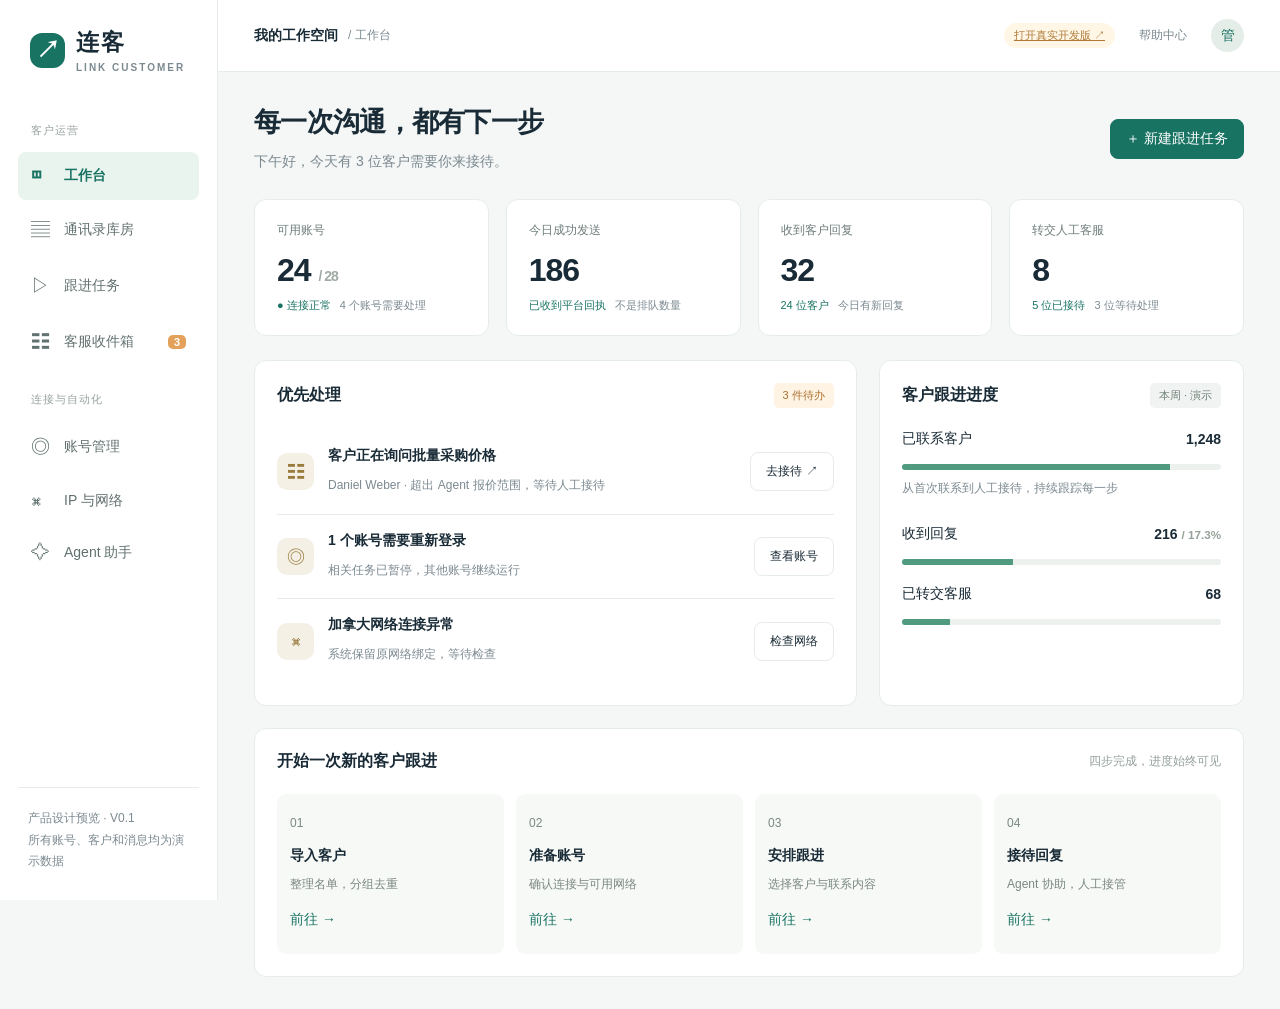
<file: ui-preview/index.html>
<!DOCTYPE html><html lang="zh-CN"><meta charset="utf-8"><meta name="viewport" content="width=device-width, initial-scale=1"><title>连客 · 客户沟通工作台</title><style>
:root{--ink:#192b36;--muted:#7b8990;--line:#e6eceb;--green:#197363;--bg:#f5f7f6;--soft:#eaf4ef}*{box-sizing:border-box}body{margin:0;font:14px -apple-system,BlinkMacSystemFont,'Segoe UI','Microsoft Yahei',sans-serif;color:var(--ink);background:var(--bg)}button,input,select,textarea{font:inherit}button{cursor:pointer;border:1px solid var(--line);background:white;color:var(--ink);border-radius:8px;padding:10px 15px}button:hover{border-color:var(--green);background:#f1f8f4}button.primary{background:var(--green);color:white;border-color:var(--green)}button.link{padding:5px 0;border:0;background:transparent;color:var(--green)}aside{position:fixed;width:218px;inset:0 auto 0 0;background:#fff;border-right:1px solid var(--line);display:flex;flex-direction:column;padding:27px 18px}.brand{display:flex;align-items:center;gap:11px;padding:0 12px 30px;font-size:23px;font-weight:750;letter-spacing:2px}.logo{background:var(--green);color:white;border-radius:12px;width:35px;height:35px;display:grid;place-items:center;font-size:24px;letter-spacing:0}.brand small{display:block;font-size:10px;color:var(--muted);letter-spacing:2px;margin-top:4px}.section{font-size:11px;color:#98a39f;padding:20px 13px 10px;letter-spacing:1px}nav button{display:flex;width:100%;gap:12px;align-items:center;border:0;margin:4px 0;padding:13px;text-align:left;color:#61716f}nav button.active{background:var(--soft);color:var(--green);font-weight:650}nav i{font-style:normal;width:21px;font-size:19px}nav b{margin-left:auto;font-size:11px;border-radius:5px;background:#e4a15a;color:white;padding:1px 6px}.aside-bottom{margin-top:auto;border-top:1px solid var(--line);padding:20px 10px 0;color:var(--muted);font-size:12px;line-height:1.8}.workspace{margin-left:218px}header{height:72px;background:#fff;border-bottom:1px solid var(--line);display:flex;align-items:center;justify-content:space-between;padding:0 36px}header span{font-size:12px;color:var(--muted)}.header-right{display:flex;gap:24px;align-items:center}.avatar{width:33px;height:33px;border-radius:50%;background:#e5ede8;display:grid;place-items:center;color:var(--green)}main{padding:32px 36px;max-width:1600px;margin:auto}.title-row{display:flex;justify-content:space-between;align-items:center;margin-bottom:25px;gap:15px}h1{font-size:27px;letter-spacing:-.7px;margin:0 0 9px}p{color:var(--muted);margin:0;line-height:1.8}h2{font-size:16px;margin:0}h3{font-size:14px;margin:0 0 10px}.row{display:flex;align-items:center;gap:10px}.spread{justify-content:space-between}.tag{font-size:11px;padding:5px 9px;border-radius:5px;background:#f0f3f2;color:#718078;white-space:nowrap}.green{color:#247760;background:#eaf5ee}.orange{color:#aa702e;background:#fff3e4}.red{color:#b15b54;background:#fbeeea}.notice{padding:13px 16px;background:#fcf6e9;border:1px solid #f1e6cb;border-radius:9px;color:#94753d;font-size:12px;margin-bottom:24px}.stats{display:grid;grid-template-columns:repeat(4,1fr);gap:17px;margin-bottom:24px}.card{background:white;border:1px solid var(--line);border-radius:12px;padding:22px}.stat-label{color:#6e7d7b;font-size:12px}.stat-number{font-size:32px;font-weight:650;letter-spacing:-1px;margin:13px 0 9px}.stat-foot{font-size:11px;color:var(--muted)}.stat-foot em{font-style:normal;color:var(--green);margin-right:6px}.grid{display:grid;grid-template-columns:1.65fr 1fr;gap:22px}.card-head{display:flex;justify-content:space-between;align-items:center;margin-bottom:22px}.task{display:flex;gap:14px;padding:17px 0;border-bottom:1px solid var(--line);align-items:center}.task:last-child{border:0}.task-icon{width:37px;height:37px;border-radius:10px;background:#f4f0e6;color:#9a7b3c;display:grid;place-items:center;font-size:18px}.task p{font-size:12px;margin-top:5px}.task button{margin-left:auto;white-space:nowrap;font-size:12px}.steps{display:grid;grid-template-columns:repeat(4,1fr);gap:12px}.step{padding:20px 13px;background:#f7f9f7;border-radius:9px;position:relative}.step strong{display:block;font-size:24px;margin:14px 0 8px}.step span{font-size:12px;color:#7a8881}.progress{height:6px;background:#edf1ee;border-radius:6px;overflow:hidden;margin:16px 0 8px}.progress div{height:100%;background:#509b80}.bottom{margin-top:22px}.toolbar{display:flex;gap:10px;align-items:center;margin-bottom:18px;flex-wrap:wrap}.search,input,select,textarea{border:1px solid #dde5e1;border-radius:7px;padding:10px 12px;background:white;color:var(--ink);outline:none}input:focus,textarea:focus{border-color:var(--green)}.search{min-width:260px}.tabs{display:flex;gap:24px;border-bottom:1px solid var(--line);margin-bottom:20px}.tabs button{border:0;border-radius:0;padding:12px 0;color:var(--muted);background:none}.tabs button.active{color:var(--green);border-bottom:2px solid var(--green)}.table-wrap{overflow:auto}table{border-collapse:collapse;width:100%;white-space:nowrap;text-align:left;font-size:12px}th{color:#88948e;font-weight:500;background:#f8faf9;padding:14px 12px}td{padding:17px 12px;border-bottom:1px solid var(--line)}td small{display:block;color:#92a099;font-size:11px;margin-top:6px}.person{display:flex;align-items:center;gap:10px}.person .avatar{border-radius:9px}.table-foot{display:flex;justify-content:space-between;align-items:center;margin-top:18px;color:var(--muted);font-size:12px}.empty{padding:60px;text-align:center;color:var(--muted)}.inbox{display:grid;grid-template-columns:270px minmax(300px,1fr) 250px;height:620px;background:white;border:1px solid var(--line);border-radius:12px;overflow:hidden}.conversations{border-right:1px solid var(--line);overflow:auto}.conv-head{padding:18px;border-bottom:1px solid var(--line)}.conversation{padding:19px;cursor:pointer;border-bottom:1px solid #f0f3f1}.conversation.active{background:#edf5ef;border-left:3px solid var(--green)}.conversation p{font-size:12px;white-space:nowrap;overflow:hidden;text-overflow:ellipsis;margin-top:8px}.conversation small{color:#9ba59f;font-size:10px}.chat{display:flex;flex-direction:column;min-height:0;background:#fafbf9}.chat-head{padding:18px 22px;border-bottom:1px solid var(--line);background:white}.messages{flex:1;min-height:0;overflow:auto;padding:25px}.bubble{max-width:83%;background:white;border:1px solid var(--line);padding:13px 16px;border-radius:12px 12px 12px 0;margin-bottom:18px;line-height:1.7;font-size:13px}.bubble.me{background:#e6f0e7;margin-left:auto;border-color:#dbe8dc;border-radius:12px 12px 0 12px}.bubble small{display:block;color:#8e9c93;font-size:10px;margin-top:6px}.compose{border-top:1px solid var(--line);background:white;padding:15px}.compose textarea{width:100%;height:75px;resize:none;border:0;padding:5px}.customer-info{padding:23px;border-left:1px solid var(--line);overflow:auto}.detail{margin:20px 0;font-size:12px;color:#8d9992}.detail strong{display:block;color:#3d5046;margin-top:7px;font-weight:500}.agent-box{background:#f1f6f1;padding:14px;border-radius:9px;font-size:12px;line-height:1.8}.switch{color:var(--green);font-size:12px}.modal-bg{position:fixed;inset:0;background:#132b235e;display:grid;place-items:center;z-index:10;backdrop-filter:blur(3px)}.modal{background:white;border-radius:16px;width:min(560px,92vw);max-height:85vh;overflow:auto;padding:28px;box-shadow:0 30px 100px #14251f35}.modal h2{font-size:20px}.modal p{font-size:12px;margin:10px 0 20px}.modal label{display:block;margin-top:17px;font-size:12px;color:#53685d}.modal input,.modal select,.modal textarea{width:100%;margin-top:8px}.modal-footer{display:flex;gap:10px;justify-content:flex-end;margin-top:25px}.upload{border:1px dashed #9db6a7;padding:25px;background:#f7faf7;border-radius:9px;text-align:center;color:#678575}.toast{position:fixed;bottom:30px;left:50%;transform:translateX(-50%);background:#244d3e;color:white;padding:13px 23px;border-radius:9px;z-index:30;box-shadow:0 5px 25px #16392e33}.pill{font-size:11px;color:#b17a39;background:#fff6e6;padding:5px 10px;border-radius:20px}.mobile-menu{display:none}.agent-grid{display:grid;grid-template-columns:1.2fr 1fr;gap:22px}.setting{padding:18px 0;border-bottom:1px solid var(--line)}.setting p{font-size:12px;margin-top:6px}a{color:var(--green)}
@media(min-width:1600px){main{padding-top:40px}}@media(max-width:1150px){aside{width:185px;padding:22px 12px}.workspace{margin-left:185px}main{padding:25px 22px}.inbox{grid-template-columns:230px 1fr}.customer-info{display:none}.grid{grid-template-columns:1fr}.stats{gap:10px}.card{padding:18px}}@media(max-width:700px){aside{display:none;width:218px;z-index:5;box-shadow:10px 0 40px #18382c22}body.menu aside{display:flex}.workspace{margin-left:0}header{padding:0 18px;height:60px}.mobile-menu{display:block}main{padding:22px 15px}.stats{grid-template-columns:repeat(2,1fr)}.title-row{align-items:flex-start}h1{font-size:23px}.title-row p{font-size:12px}.header-right span{display:none}.steps{grid-template-columns:repeat(2,1fr)}.inbox{grid-template-columns:1fr;height:650px}.conversations{display:none}.agent-grid{grid-template-columns:1fr}.search{min-width:0;width:100%}.title-row button{white-space:nowrap;font-size:12px}.tabs{gap:18px}.stat-number{font-size:28px}.task{flex-wrap:wrap}}
</style><body><aside><div class="brand"><div class="logo">↗</div><div>连客<small>LINK CUSTOMER</small></div></div><nav id="nav"></nav><div class="aside-bottom">产品设计预览 · V0.1<br>所有账号、客户和消息均为演示数据</div></aside><div class="workspace"><header><div class="row"><button class="mobile-menu" onclick="document.body.classList.toggle('menu')">☰</button><strong>我的工作空间</strong><span> / <span id="crumb">工作台</span></span></div><div class="header-right"><a class="pill" href="https://104.168.91.152:8444/">打开真实开发版 ↗</a><span>帮助中心</span><div class="avatar">管</div></div></header><main id="main"></main></div><div id="overlay"></div><script>
const routes=[['home','◫','工作台'],['contacts','▤','通讯录库房'],['tasks','▷','跟进任务'],['inbox','☷','客服收件箱'],['accounts','◎','账号管理'],['network','⌘','IP 与网络'],['agent','✧','Agent 助手']];let page='home',filter='全部',query='',selectedChat=0,human=false;const customers=[['Sofia Miller','Miller Home · 美国','家居采购','等待回复','Alice · 美国','昨天 16:24'],['Daniel Weber','Nord Living · 德国','欧洲经销商','需要人工','Emma · 德国','今天 09:42'],['Amelia Brown','Oak & Co. · 英国','家居采购','Agent 接待中','Oliver · 英国','今天 09:38'],['Lucas Martin','Maison Studio · 法国','欧洲经销商','未联系','未分配','—'],['Olivia Wilson','Urban Nest · 加拿大','家居采购','已转交客服','Alice · 美国','今天 08:56'],['James Taylor','Taylor Interiors · 美国','家居采购','不再联系','Alice · 美国','11 月 12 日']];const accounts=[['Alice · 美国','+1 ••• ••• 2186','可用','美国 · 芝加哥 01','18','刚刚'],['Emma · 德国','+49 ••• ••• 6371','可用','德国 · 法兰克福 01','12','刚刚'],['Oliver · 英国','+44 ••• ••• 9052','可用','英国 · 伦敦 02','9','12 秒前'],['Mia · 加拿大','+1 ••• ••• 4208','等待恢复','加拿大 · 多伦多 01','0','5 分钟前'],['Noah · 美国','+1 ••• ••• 7264','需要重新登录','美国 · 芝加哥 02','0','1 小时前']];let campaignPaused=false,networkChecked=false;const esc=s=>String(s).replace(/[&<>"']/g,c=>({'&':'&amp;','<':'&lt;','>':'&gt;','"':'&quot;',"'":'&#39;'}[c]));function badge(s){return `<span class="tag ${/可用|已转交|接待中|运行|正常/.test(s)?'green':/人工|恢复|等待|暂停/.test(s)?'orange':/登录|不再/.test(s)?'red':''}">${s}</span>`}function toast(t){document.querySelector('.toast')?.remove();let d=document.createElement('div');d.className='toast';d.textContent=t;document.body.append(d);setTimeout(()=>d.remove(),3500)}function go(p){page=p;filter='全部';query='';location.hash=p;render();document.body.classList.remove('menu')}function title(t,p,b=''){return `<div class="title-row"><div><h1>${t}</h1><p>${p}</p></div>${b}</div>`}function render(){document.getElementById('nav').innerHTML=routes.map((r,i)=>(i===0?'<div class="section">客户运营</div>':i===4?'<div class="section">连接与自动化</div>':'')+`<button class="${page===r[0]?'active':''}" onclick="go('${r[0]}')"><i>${r[1]}</i>${r[2]}${r[0]==='inbox'?'<b>3</b>':''}</button>`).join('');document.getElementById('crumb').textContent=routes.find(r=>r[0]===page)?.[2]||'工作台';document.getElementById('main').innerHTML=views[page]();}function stat(label,n,foot){return `<div class="card"><div class="stat-label">${label}</div><div class="stat-number">${n}</div><div class="stat-foot">${foot}</div></div>`}function table(headers,rows){return `<div class="table-wrap"><table><thead><tr>${headers.map(x=>`<th>${x}</th>`).join('')}</tr></thead><tbody>${rows.join('')||'<tr><td colspan="8" class="empty">没有符合条件的记录，请调整搜索条件。</td></tr>'}</tbody></table></div><div class="table-foot"><span>展示 ${rows.length} 条演示记录</span><span>第 1 页　<button onclick="toast('当前已展示全部演示记录')">‹</button>　<button onclick="toast('当前已展示全部演示记录')">›</button></span></div>`}function tabs(items){return `<div class="tabs">${items.map(i=>`<button class="${filter===i?'active':''}" onclick="filter='${i}';render()">${i}</button>`).join('')}</div>`}
const views={home:()=>title('每一次沟通，都有下一步','下午好，今天有 3 位客户需要你来接待。',`<button class="primary" onclick="modal('task')">＋ 新建跟进任务</button>`)+`<div class="stats">${stat('可用账号','24 <span style="font-size:14px;color:#a0aaa4">/ 28</span>','<em>● 连接正常</em> 4 个账号需要处理')}${stat('今日成功发送','186','<em>已收到平台回执</em> 不是排队数量')}${stat('收到客户回复','32','<em>24 位客户</em> 今日有新回复')}${stat('转交人工客服','8','<em>5 位已接待</em> 3 位等待处理')}</div><div class="grid"><div class="card"><div class="card-head"><h2>优先处理</h2><span class="tag orange">3 件待办</span></div><div class="task"><div class="task-icon">☷</div><div><h3>客户正在询问批量采购价格</h3><p>Daniel Weber · 超出 Agent 报价范围，等待人工接待</p></div><button onclick="go('inbox')">去接待 ↗</button></div><div class="task"><div class="task-icon">◎</div><div><h3>1 个账号需要重新登录</h3><p>相关任务已暂停，其他账号继续运行</p></div><button onclick="go('accounts')">查看账号</button></div><div class="task"><div class="task-icon">⌘</div><div><h3>加拿大网络连接异常</h3><p>系统保留原网络绑定，等待检查</p></div><button onclick="go('network')">检查网络</button></div></div><div class="card"><div class="card-head"><h2>客户跟进进度</h2><span class="tag">本周 · 演示</span></div><div class="row spread"><span>已联系客户</span><strong>1,248</strong></div><div class="progress"><div style="width:84%"></div></div><p style="font-size:12px">从首次联系到人工接待，持续跟踪每一步</p><div class="row spread" style="margin-top:25px"><span>收到回复</span><strong>216 <small style="color:#95a097"> / 17.3%</small></strong></div><div class="progress"><div style="width:35%"></div></div><div class="row spread" style="margin-top:20px"><span>已转交客服</span><strong>68</strong></div><div class="progress"><div style="width:15%"></div></div></div></div><div class="card bottom"><div class="card-head"><h2>开始一次新的客户跟进</h2><span style="color:#94a19a;font-size:12px">四步完成，进度始终可见</span></div><div class="steps">${[['01','导入客户','整理名单，分组去重','contacts'],['02','准备账号','确认连接与可用网络','accounts'],['03','安排跟进','选择客户与联系内容','tasks'],['04','接待回复','Agent 协助，人工接管','inbox']].map(x=>`<div class="step"><span>${x[0]}</span><h3 style="margin-top:17px">${x[1]}</h3><span>${x[2]}</span><br><button class="link" style="margin-top:13px" onclick="go('${x[3]}')">前往 →</button></div>`).join('')}</div></div>`,
contacts:()=>title('通讯录库房','把客户资料、跟进归属和沟通进度放在一起。',`<button class="primary" onclick="modal('import')">＋ 导入客户</button>`)+`<div class="card">${tabs(['全部','未联系','等待回复','需要人工'])}<div class="toolbar"><input class="search" placeholder="搜索姓名、公司或国家" value="${esc(query)}" oninput="query=this.value;updateRows()"><select onchange="filter=this.value;render()"><option>全部</option><option>家居采购</option><option>欧洲经销商</option></select><button onclick="modal('group')">管理分组</button><span style="margin-left:auto;color:#91a097;font-size:12px">同一客户只由一个账号跟进</span></div><div id="rows">${contactRows()}</div></div>`,
accounts:()=>title('账号管理','先看是否能用，再看需要怎么处理。',`<button class="primary" onclick="modal('account')">＋ 添加账号</button>`)+`<div class="stats">${stat('已登记账号','28','账号资料已保存')}${stat('可用','24','连接正常，可按会话权限沟通')}${stat('等待恢复','3','等待网络恢复或平台冷却')}${stat('需要处理','1','需要重新登录')}</div><div class="card">${tabs(['全部','可用','等待恢复','需要重新登录'])}${table(['账号','运行状态','绑定网络','等待回复的客户','最近验证','操作'],accounts.filter(a=>filter==='全部'||a[2]===filter).map(a=>`<tr><td><div class="person"><div class="avatar">${a[0][0]}</div><div>${a[0]}<small>${a[1]}</small></div></div></td><td>${badge(a[2])}</td><td>${a[3]}</td><td>${a[4]} 位</td><td>${a[5]}</td><td><button class="link" onclick="accountDetail('${a[0]}','${a[2]}')">查看详情 →</button></td></tr>`))}</div>`,
network:()=>title('IP 与网络','每个账号使用明确、稳定的网络环境。',`<button class="primary" onclick="modal('network')">＋ 添加网络</button>`)+`<div class="notice">网络异常时暂停相关账号的任务，不自动切换到服务器直连。此页检测结果均为演示。</div><div class="card"><div class="card-head"><h2>网络资源</h2><button onclick="networkChecked=true;render();toast('演示检测完成：3 个正常，1 个仍不可用')">↻ 检查全部网络</button></div>${table(['网络名称','地区','连通状态','已绑定账号','最近检测','操作'],[['美国 · 芝加哥 01','美国','正常','8'],['德国 · 法兰克福 01','德国','正常','6'],['英国 · 伦敦 02','英国','正常','5'],['加拿大 · 多伦多 01','加拿大','连接异常','3']].map(a=>`<tr><td>${a[0]}<small>SOCKS5 · 凭据已隐藏</small></td><td>${a[1]}</td><td>${badge(a[2])}</td><td>${a[3]} 个</td><td>${networkChecked?'刚刚':'2 分钟前'}</td><td><button class="link" onclick="modal('network')">配置</button></td></tr>`))}</div>`,
tasks:()=>title('跟进任务','安排联系、查看回执；客户回复后停止后续自动跟进。',`<button class="primary" onclick="modal('task')">＋ 新建跟进任务</button>`)+`<div class="card"><div class="card-head"><div><h2>欧洲家居采购 · 产品介绍</h2><p style="font-size:12px;margin-top:9px">欧洲经销商 · 120 位已确认可联系的客户 · 6 个账号</p></div>${badge(campaignPaused?'已暂停':'运行中')}</div><div class="steps">${[['120','计划联系'],['86','成功发送'],['12','客户回复'],['3','需要处理']].map(x=>`<div class="step"><span>${x[1]}</span><strong>${x[0]}</strong></div>`).join('')}</div><div class="progress" style="margin-top:25px"><div style="width:72%"></div></div><div class="row spread"><p style="font-size:12px">成功发送以平台回执为准，失败记录单独处理。</p><button onclick="campaignPaused=!campaignPaused;render()">${campaignPaused?'继续任务':'暂停任务'}</button></div></div><div class="card bottom"><div class="card-head"><h2>最近执行记录</h2><span class="tag">演示记录</span></div>${table(['客户','跟进账号','执行结果','说明'],[['Sofia Miller','Alice','成功发送','平台已确认接收'],['Daniel Weber','Emma','客户回复','已停止后续跟进'],['Lucas Martin','Oliver','等待执行','按计划等待下一次执行'],['示例客户','Mia','等待恢复','网络异常，恢复后重新评估']].map(a=>`<tr><td>${a[0]}</td><td>${a[1]}</td><td>${badge(a[2])}</td><td>${a[3]}</td></tr>`))}</div>`,
inbox:()=>title('客服收件箱','所有客户回复集中处理，不用逐个切换 Telegram 账号。',`<span class="tag orange">3 位客户等待人工</span>`)+`<div class="inbox"><div class="conversations"><div class="conv-head"><strong>最近会话</strong><p style="font-size:11px">需要人工的会话优先展示</p></div>${['Daniel Weber','Amelia Brown','Sofia Miller','Olivia Wilson'].map((n,i)=>`<div class="conversation ${selectedChat===i?'active':''}" onclick="selectedChat=${i};human=false;render()"><div class="row spread"><strong>${n}</strong><small>09:${42-i*4}</small></div><p>${['Can you share the wholesale price?','Do you ship to the UK?','Thanks for the catalog.','I have contacted your colleague.'][i]}</p><div style="margin-top:9px">${badge(i===0?'需要人工':i===1?'Agent 接待中':i===2?'等待回复':'已转交客服')}</div></div>`).join('')}</div><div class="chat"><div class="chat-head row spread"><div><strong>${['Daniel Weber','Amelia Brown','Sofia Miller','Olivia Wilson'][selectedChat]}</strong><p style="font-size:11px">经由 ${['Emma · 德国','Oliver · 英国','Alice · 美国','Alice · 美国'][selectedChat]}接待　<span class="switch">● 演示会话</span></p></div><button onclick="human=!human;render();toast(human?'已模拟人工接管，Agent 暂停回复':'已模拟交还 Agent')">${human?'交还 Agent':'人工接管'}</button></div><div class="messages" id="messages"><p style="text-align:center;font-size:10px;margin-bottom:24px">今天 · 以下为演示消息</p><div class="bubble me">Hello! Here is the product catalog you requested. Let me know which collection interests you.<small>Agent · 09:35 · 演示已发送</small></div><div class="bubble">${['Thanks! Can you share the wholesale price for 200 units?','Do you ship to the UK?','Thanks for the catalog.','I have contacted your colleague.'][selectedChat]}<small>客户 · 09:42</small></div><div class="agent-box">✧ ${human?'你已接管本次会话。Agent 将保持暂停，避免重复回复。':'客户询问批量报价，建议由人工确认价格。Agent 已暂停回复。'}</div></div><div class="compose"><textarea id="reply" aria-label="回复内容" placeholder="输入回复，体验模拟发送…"></textarea><div class="row spread"><button class="link" onclick="document.getElementById('reply').value='Thank you! Our sales specialist will confirm the quotation with you.'">＋ 快捷回复</button><button class="primary" onclick="send()">模拟发送 ↑</button></div></div></div><div class="customer-info"><div class="avatar" style="width:55px;height:55px;font-size:20px;margin-bottom:15px">${['D','A','S','O'][selectedChat]}</div><h3>客户资料</h3><div class="detail">公司<strong>${['Nord Living','Oak & Co.','Miller Home','Urban Nest'][selectedChat]}</strong></div><div class="detail">客户分组<strong>${selectedChat===0?'欧洲经销商':'家居采购'}</strong></div><div class="detail">固定跟进账号<strong>${['Emma · 德国','Oliver · 英国','Alice · 美国','Alice · 美国'][selectedChat]}</strong></div><div class="detail">客户意向<strong>批量采购 / 询价</strong></div><div class="detail">下一步<strong>确认报价并转交销售客服</strong></div><button class="primary" style="width:100%" onclick="modal('handoff')">转交客服 →</button><p style="font-size:11px;margin-top:12px">转交记录与实际接待结果分开显示。</p></div></div>`,
agent:()=>title('Agent 自动接待','接入 OpenAI API，自动理解需求、回答问题，并引导客户联系主客服。',`<button class="primary" onclick="showModal('OpenAI 自动接待接入规划','当前为 UI 原型，尚未调用 OpenAI 或 Telegram。','<div class=agent-box>先配置服务端 API 密钥与模型，再指定产品知识和客服主账号。<br>收到客户回复后自动接待；达到引导条件时发送客服联系方式。<br>正式版记录真实发送回执、API 用量和人工接待状态。</div>','知道了','closeModal()')">查看接入规划</button>`)+`<div class="card" style="margin-bottom:22px"><div class="card-head"><h2>OpenAI 接入与客服目标</h2><span class="tag orange">尚未接入 · 配置预览</span></div><div class="steps"><div class="step"><h3>1. API 连接</h3><p>OpenAI Responses API</p><span>正式版在安全后台配置密钥；本页不收集密钥。</span></div><div class="step"><h3>2. 产品知识</h3><p>产品资料 + 接待规则</p><span>根据已确认资料回答，不编造价格或承诺。</span></div><div class="step"><h3>3. 客服主账号</h3><input aria-label="客服主账号" placeholder="@你的客服用户名" style="width:100%;margin-top:5px"><span>可按通讯录分组指定接待目标。</span></div><div class="step"><h3>4. 引导结果</h3><p>待引导 → 已发联系方式</p><span>客户到达与客服已接待单独确认。</span></div></div><p style="font-size:12px;margin-top:16px">自动接待仅处理已授权会话。拒绝联系立即停止；人工接管时自动回复暂停。当前输入仅用于界面预览，不会保存。</p></div><div class="agent-grid"><div class="card"><div class="card-head"><h2>自动接待规则</h2>${badge('自动接待 · 待接入')}</div>${[['何时开始接待','客户回复后，在获得授权的会话中处理消息。'],['可以回答什么','产品规格、产品目录、已确认的配送与售后规则。'],['什么时候引导主客服','客户有采购意向、需要报价，或知识库没有答案时，自动介绍已配置的客服主账号。'],['人工接管后','立即暂停自动回复，直到人工主动交还。']].map(x=>`<div class="setting"><h3>${x[0]}</h3><p>${x[1]}</p></div>`).join('')}<label style="display:block;margin-top:20px">回复语气　<select><option>自然、简洁、专业</option><option>友好、热情</option></select></label></div><div><div class="card"><div class="card-head"><h2>产品知识库</h2><button class="link" onclick="modal('knowledge')">＋ 添加</button></div><div class="task"><span>▤</span><div><h3>产品目录 · 2026</h3><p>演示资料 · 24 条产品说明</p></div>${badge('可用')}</div><div class="task"><span>▤</span><div><h3>配送与售后说明</h3><p>演示资料 · 12 条问答</p></div>${badge('可用')}</div></div><div class="card bottom"><h2>先试一下助手</h2><p style="font-size:12px;margin:12px 0">点击查看知识库回答与转人工的两种情况。</p><button onclick="toast('演示回答：可配送至英国，具体运费请客服根据地址确认。')">“你们可以发货到英国吗？”</button><button style="margin-top:10px" onclick="toast('演示判断：价格需要人工确认，已建议转交销售客服。')">“200 件可以给什么折扣？”</button></div></div></div>`};
function contactRows(){return table(['客户 / 公司','分组','跟进状态','负责账号','最近联系','操作'],customers.filter(a=>(filter==='全部'||a.includes(filter))&&a.join(' ').toLowerCase().includes(query.toLowerCase())).map(a=>`<tr><td><div class="person"><div class="avatar">${a[0][0]}</div><div>${a[0]}<small>${a[1]}</small></div></div></td><td>${a[2]}</td><td>${badge(a[3])}</td><td>${a[4]}</td><td>${a[5]}</td><td><button class="link" onclick="openContact('${a[0]}')">查看沟通 →</button></td></tr>`))}function openContact(name){let i=['Daniel Weber','Amelia Brown','Sofia Miller','Olivia Wilson'].indexOf(name);if(i<0){toast('该客户尚无演示会话');return}selectedChat=i;human=false;go('inbox')}function updateRows(){document.getElementById('rows').innerHTML=contactRows()}function send(){let t=document.getElementById('reply');if(!t.value.trim())return toast('请先输入回复内容');let d=document.createElement('div');d.className='bubble me';d.innerHTML=esc(t.value)+'<small>人工 · 模拟发送成功 · 未发送至 Telegram</small>';document.getElementById('messages').append(d);t.value='';d.scrollIntoView({block:'nearest'});toast('模拟发送成功，未产生真实消息')}function closeModal(){document.getElementById('overlay').innerHTML=''}function showModal(title,desc,body,action='保存演示',handler="closeModal();toast('演示操作已完成，未修改真实数据')"){document.getElementById('overlay').innerHTML=`<div class="modal-bg" onclick="if(event.target===this)closeModal()"><div class="modal" role="dialog" aria-modal="true" aria-label="${title}"><div class="row spread"><h2>${title}</h2><button onclick="closeModal()" aria-label="关闭">×</button></div><p>${desc}</p>${body}<div class="modal-footer"><button onclick="closeModal()">取消</button><button class="primary" onclick="${esc(handler)}">${action}</button></div></div></div>`}function modal(kind){const forms={import:['导入客户','先检查格式与重复号码，再确认分组。原型仅展示流程，不读取文件。','<div class="upload">CSV / Excel 客户名单<br><small>姓名 · 电话号码 · 公司 · 国家</small></div><label>导入到分组<select><option>家居采购</option><option>欧洲经销商</option></select></label>','预览导入结果',"showModal('导入预览','以下是固定演示结果，不是真实文件解析。','<div class=notice>识别 120 条 · 8 条重复 · 2 条格式不正确<br>预计导入 110 位新客户；默认状态为未联系。</div>','完成演示导入')"],task:['新建跟进任务','只对已确认可联系的客户安排任务。此处不会实际发送。','<label>任务名称<input placeholder="例如：欧洲经销商产品介绍"></label><label>客户分组<select><option>欧洲经销商 · 已确认可联系</option><option>家居采购 · 已确认可联系</option></select></label><label>跟进账号<select><option>按客户的固定负责账号</option></select></label><label>联系内容<textarea rows="3" placeholder="输入与客户需求相关的介绍…"></textarea></label><label>回复后的处理<select><option>停止后续跟进，交给 Agent 或人工接待</option></select></label>','预览任务',"showModal('确认任务预览','仅演示，不会建立真实发送任务。','<div class=agent-box>客户分组：欧洲经销商<br>账号：按固定归属分配<br>仅运行可用账号，异常账号暂停<br>客户回复后停止后续自动跟进</div>','保存演示任务',\"closeModal();go('tasks');toast('演示任务已展示，未真实发送')\")"],account:['添加账号','正式版本会验证登录资料与会话授权；此原型不接收任何凭据。','<label>登录方式<select><option>导入 Session</option><option>导入 Tdata</option><option>手机号登录</option></select></label><div class="upload" style="margin-top:18px">登录材料上传位置 · 仅示意</div><label>选择网络<select><option>美国 · 芝加哥 01</option><option>德国 · 法兰克福 01</option></select></label><label>账号名称<input placeholder="例如：美国客户接待 01"></label>','查看验证流程',"showModal('账号验证流程','正式版本逐项提供真实结果。','<div class=agent-box>1. 检查文件格式与身份<br>2. 检查绑定网络<br>3. 验证 Telegram 授权<br>4. 同步会话并开始接收消息<br><br>导入完成不代表登录成功。</div>','知道了','closeModal()')"],network:['添加网络','正式版本加密保存代理凭据。原型请勿填写真实密码。','<label>名称<input placeholder="例如：美国 · 芝加哥 01"></label><label>协议<select><option>SOCKS5</option><option>HTTP</option></select></label><label>地址与端口<input placeholder="proxy.example.com:1080"></label><label>备注<input placeholder="服务商、地区或到期信息"></label>'],group:['客户分组','用地区、行业或业务阶段整理客户。','<label>分组名称<input placeholder="例如：欧洲经销商"></label><label>说明<textarea placeholder="这个分组用来管理哪些客户？"></textarea></label>'],handoff:['转交客服','保留沟通摘要，减少客户重复介绍需求。','<label>接待客服<select><option>销售客服 · 小林</option><option>售前客服 · 小陈</option></select></label><label>客户需求摘要<textarea rows="3">客户咨询 200 件采购价格，需要确认报价与配送安排。</textarea></label><div class="notice" style="margin-top:15px">发出客服联系方式不等于客户已经到达。后续需记录实际接待结果。</div>','模拟转交',"closeModal();toast('已模拟转交，状态为等待客服接待')"],knowledge:['添加产品知识','优先使用自己的产品资料，不导入客户历史聊天作为训练材料。','<label>资料标题<input placeholder="例如：产品配送说明"></label><label>知识内容<textarea rows="5" placeholder="填写经过确认的产品说明…"></textarea></label>']};showModal(...forms[kind])}function accountDetail(name,state){showModal(name,'状态、原因与下一步操作集中展示。',`<div class="agent-box">当前状态：${badge(state)}<br><br>${state==='可用'?'演示验证：授权有效、网络正常、正在接收消息。<br>具体会话能否发送，仍取决于会话权限。':state==='等待恢复'?'原因：绑定网络暂时不可用。<br>下一步：检查网络，恢复后重新验证连接。':'原因：会话授权已失效。<br>下一步：重新完成登录验证。'}</div>`,'知道了','closeModal()')}document.addEventListener('keydown',e=>{if(e.key==='Escape')closeModal()});let initial=location.hash.slice(1);if(routes.some(r=>r[0]===initial))page=initial;window.addEventListener('hashchange',()=>{let p=location.hash.slice(1);if(routes.some(r=>r[0]===p)&&p!==page){page=p;render()}});render();
</script></body></html>
</file>
